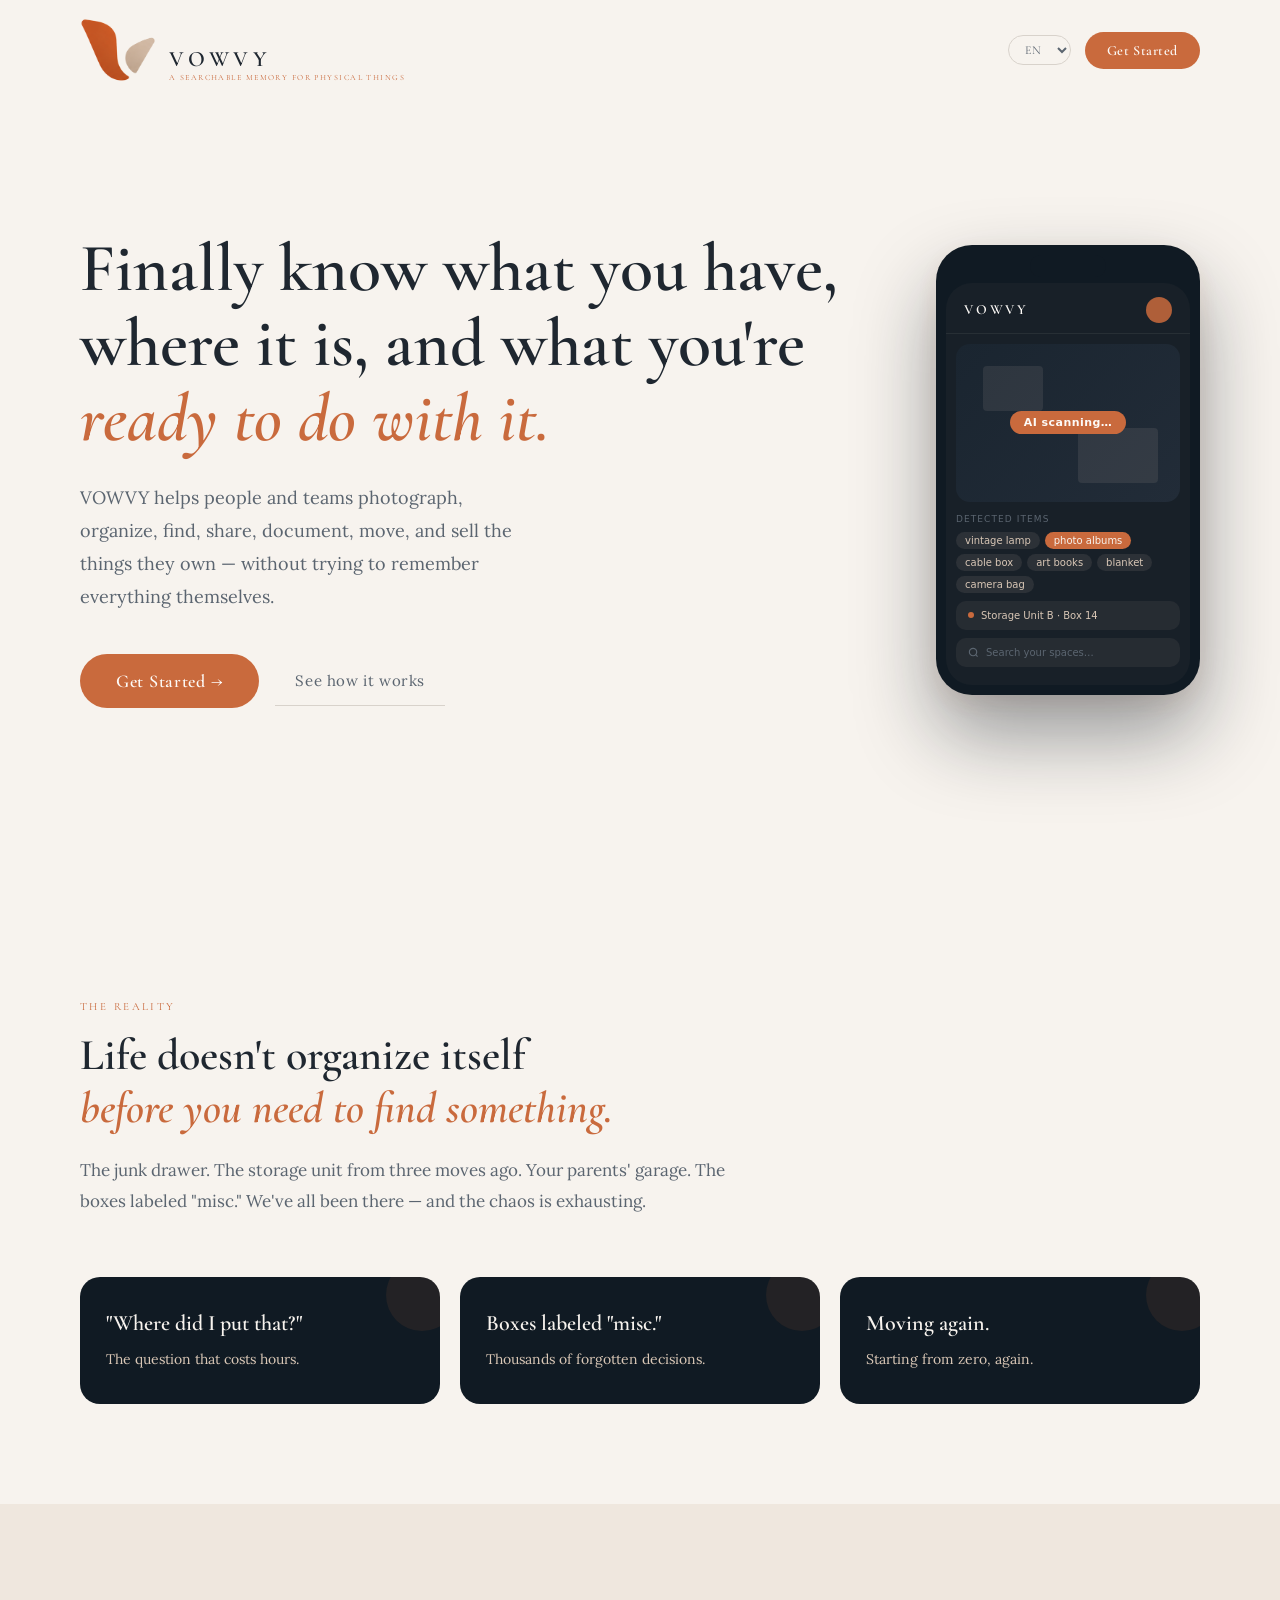
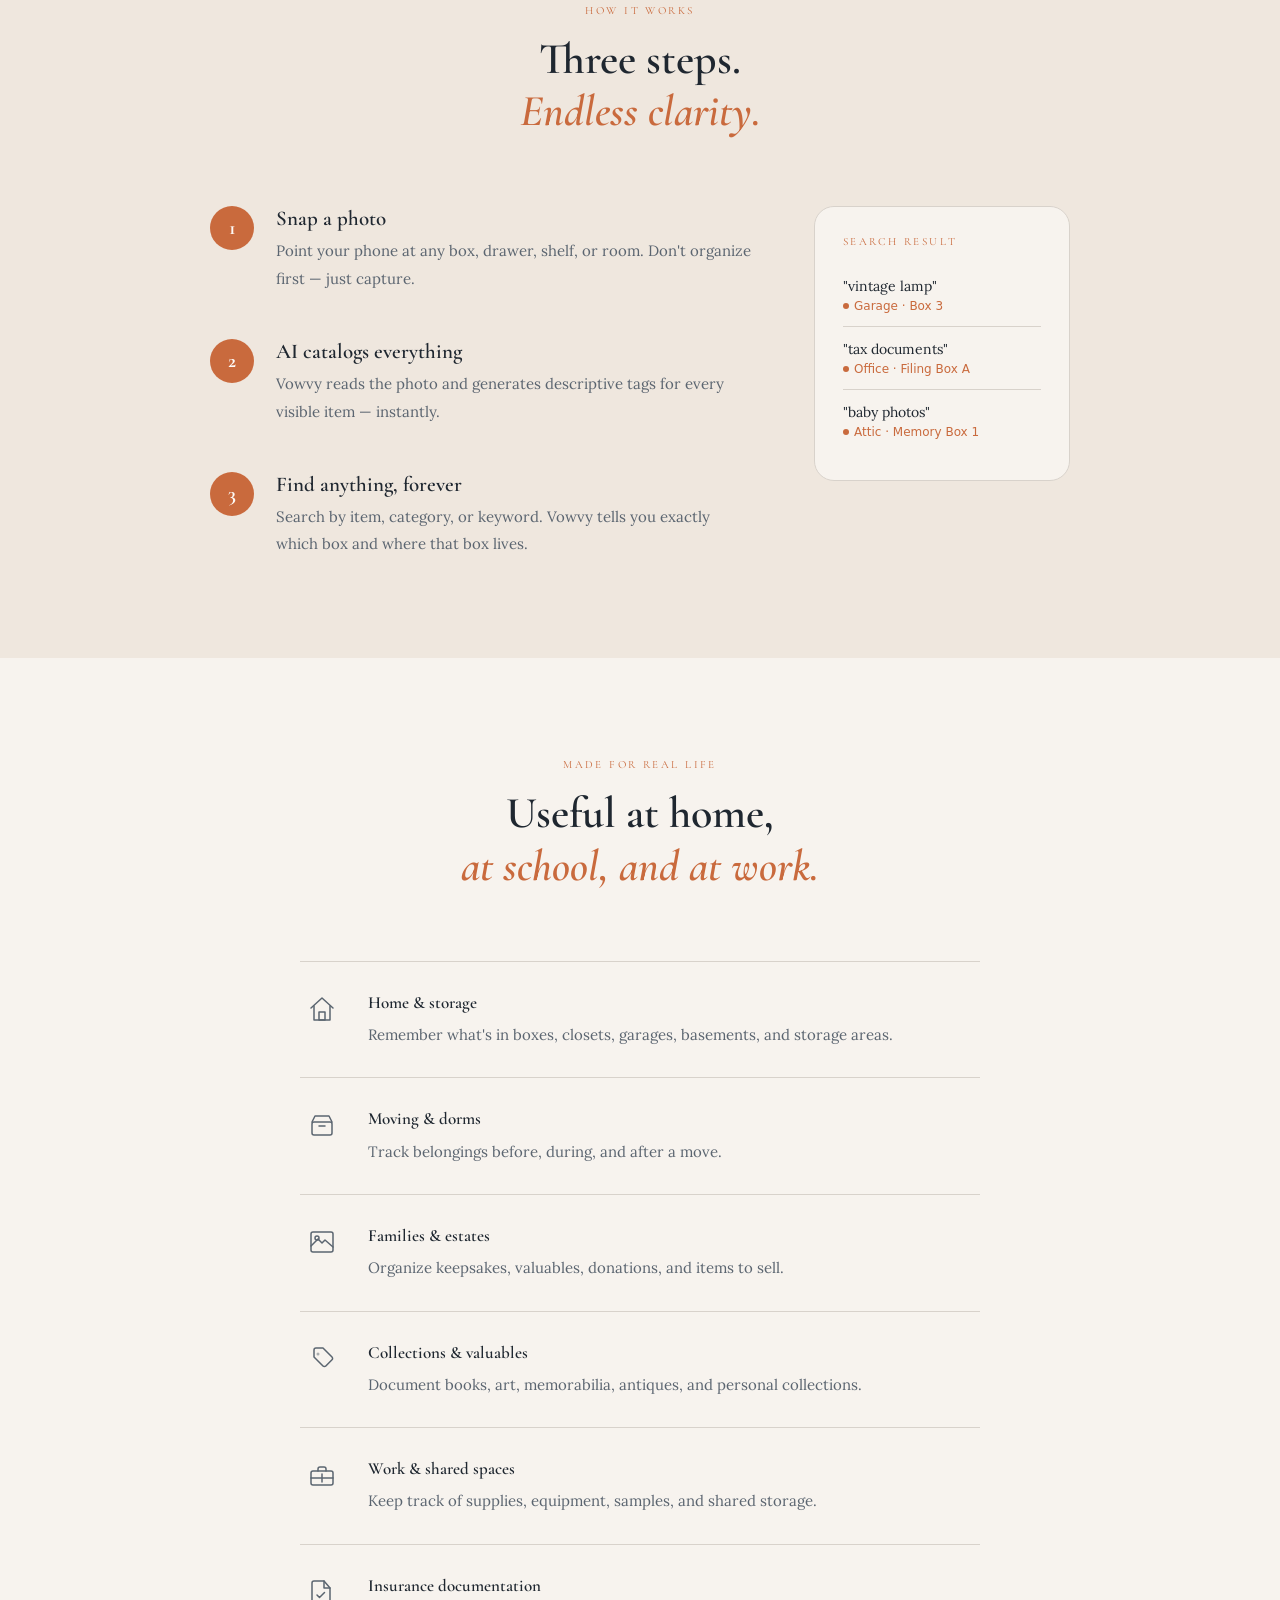
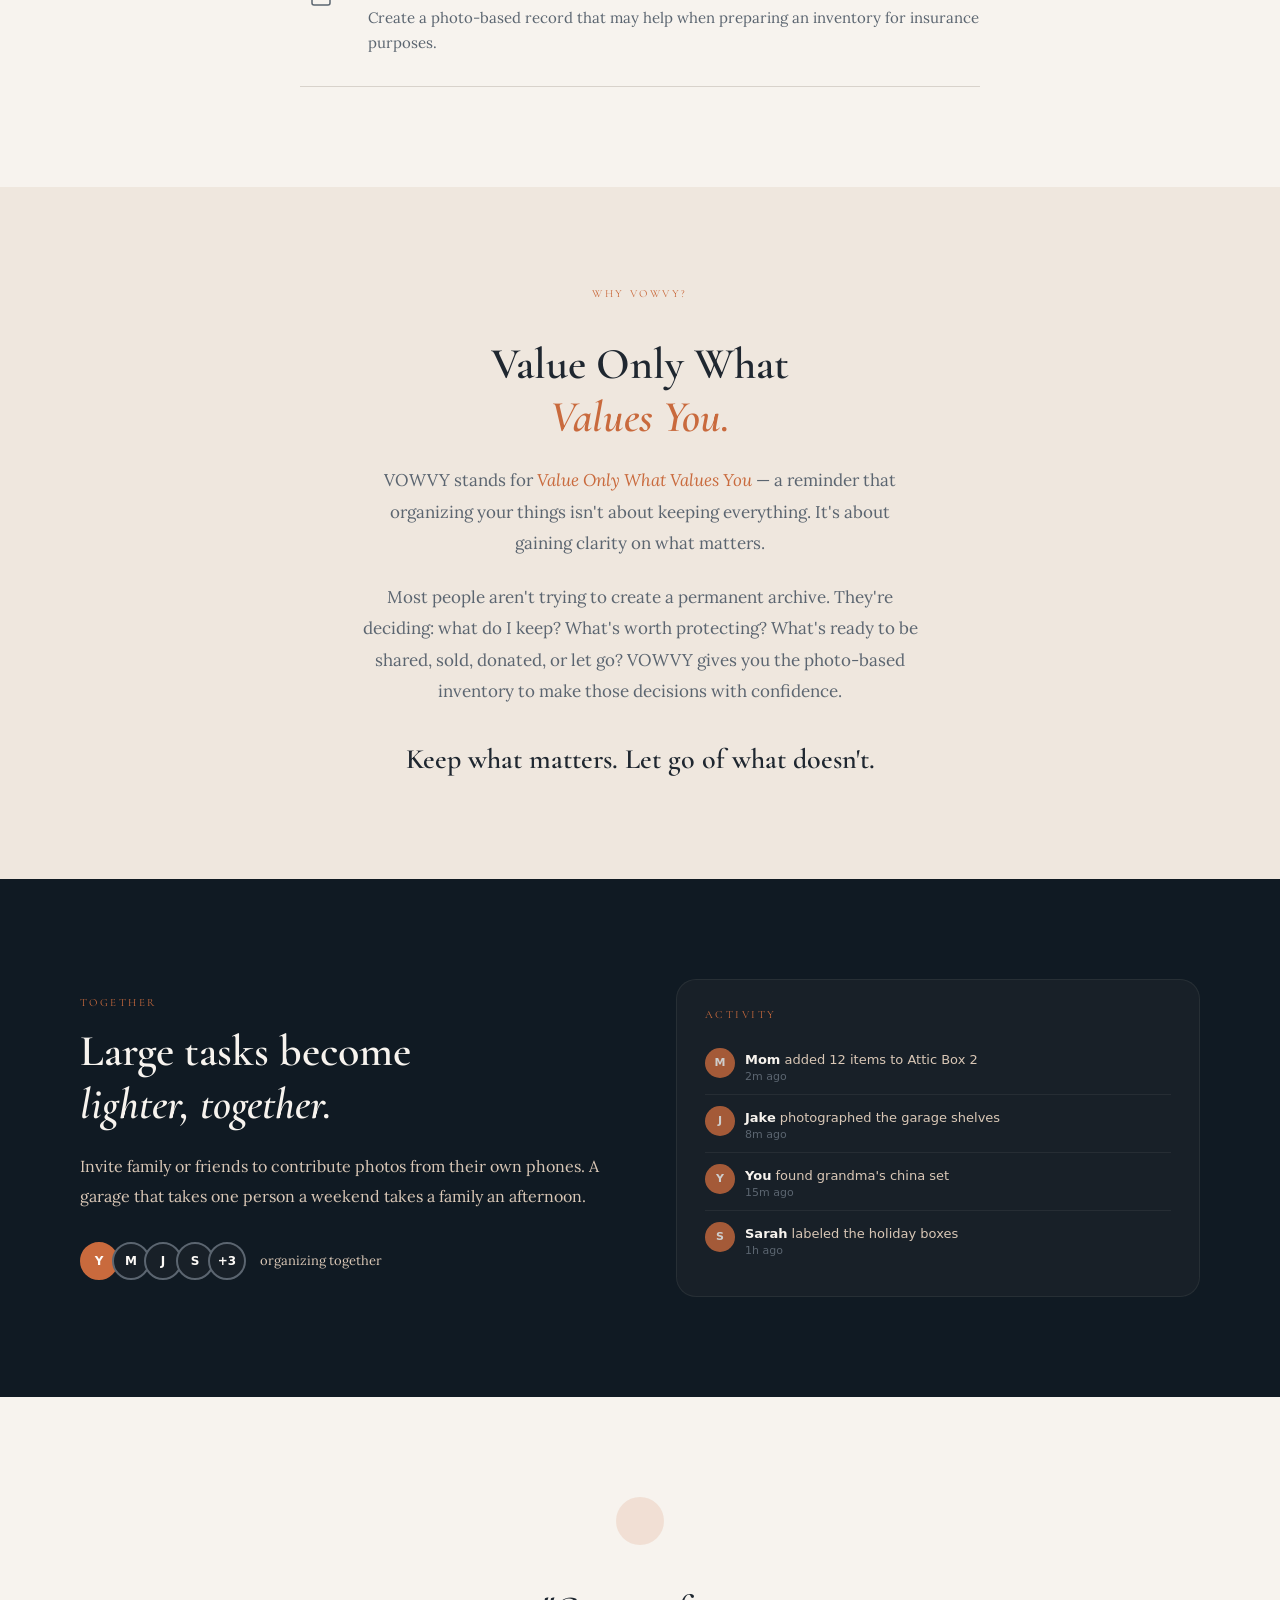
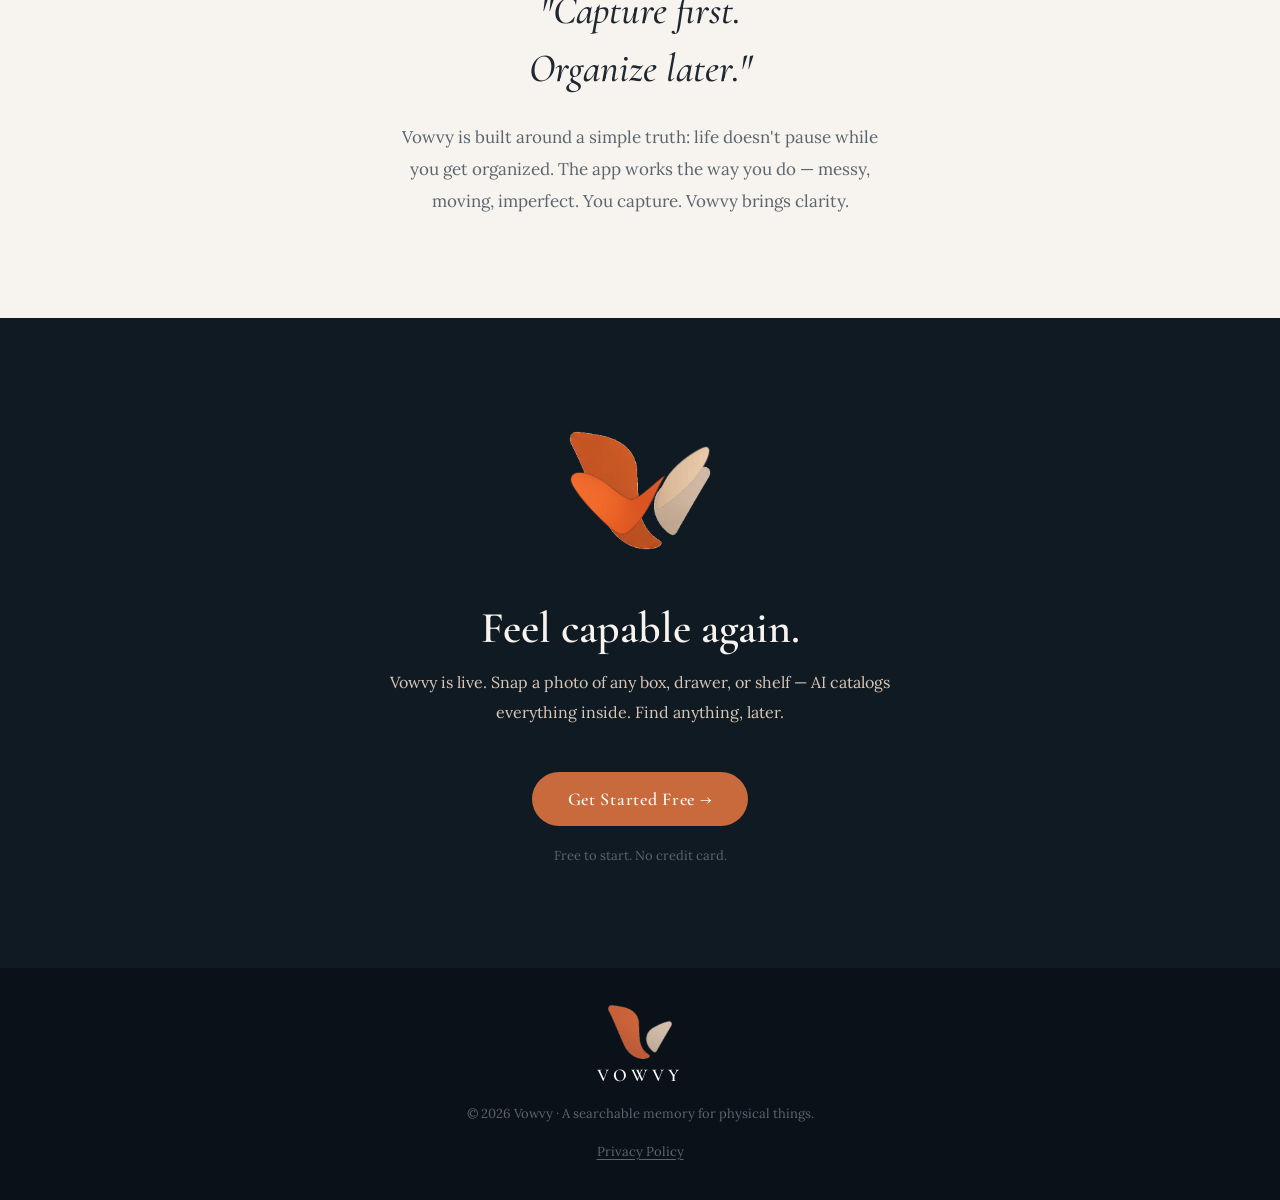
<file: index.html>
<!DOCTYPE html>
<html lang="en">
<head>
  <meta charset="UTF-8" />
  <meta name="viewport" content="width=device-width, initial-scale=1.0" />

  <!-- ================================================
       SITE IDENTITY — update these when domain is set
       ================================================ -->
  <title>Vowvy — A Searchable Memory for Physical Things</title>
  <meta name="description" content="VOWVY helps you photograph, organize, find, share, and document the things you own — at home, at school, or at work." />
  <link rel="canonical" href="https://www.vowvy.com/" />

  <!-- Open Graph -->
  <meta property="og:title" content="Vowvy — A Searchable Memory for Physical Things" />
  <meta property="og:description" content="Photograph the things you own. VOWVY remembers them. Find, share, document, move, or sell whenever you're ready." />
  <meta property="og:image" content="https://www.vowvy.com/assets/images/og-image.png" />
  <meta property="og:url" content="https://www.vowvy.com/" />
  <meta property="og:type" content="website" />

  <!-- Twitter Card -->
  <meta name="twitter:card" content="summary_large_image" />
  <meta name="twitter:title" content="Vowvy — A Searchable Memory for Physical Things" />
  <meta name="twitter:description" content="Photograph the things you own. VOWVY remembers them. Find, share, document, or sell whenever you're ready." />
  <meta name="twitter:image" content="https://www.vowvy.com/assets/images/og-image.png" />

  <link rel="icon" type="image/svg+xml" href="/logo-mark.svg" />

  <!-- Fonts -->
  <link rel="preconnect" href="https://fonts.googleapis.com" />
  <link rel="preconnect" href="https://fonts.gstatic.com" crossorigin />
  <link href="https://fonts.googleapis.com/css2?family=Cormorant+Garamond:ital,wght@0,400;0,500;0,600;0,700;1,400;1,500&family=Lora:ital,wght@0,400;0,500;1,400&display=swap" rel="stylesheet" />

  <link rel="stylesheet" href="css/style.css" />
</head>
<body>

  <!-- ===================== NAV ===================== -->
  <nav id="nav">
    <div class="nav-inner">
      <a href="/" class="nav-logo">
        <img src="assets/images/logo-mark-only.png" alt="Vowvy" class="logo-mark" />
        <div class="logo-text">
          <div class="logo-wordmark">VOWVY</div>
          <div class="logo-tagline" data-i18n="nav.tagline">A SEARCHABLE MEMORY FOR PHYSICAL THINGS</div>
        </div>
      </a>
      <div class="nav-right">
        <select id="langSelect" class="lang-select" aria-label="Language">
          <option value="en">EN</option>
          <option value="es">ES</option>
          <option value="pt">PT</option>
        </select>
        <a href="https://app.vowvy.com" class="btn btn-primary nav-cta" data-i18n="nav.cta">Get Started</a>
      </div>
    </div>
  </nav>

  <!-- ==================== HERO ==================== -->
  <section class="hero">
    <div class="hero-inner container">
      <div class="hero-text">
        <h1 class="hero-headline fade-up delay-1" data-i18n="hero.headline">
          Finally know what you have,<br />
          where it is, and what you're<br />
          <em>ready to do with it.</em>
        </h1>
        <p class="hero-sub fade-up delay-2" data-i18n="hero.sub">
          VOWVY helps people and teams photograph, organize, find, share, document,
          move, and sell the things they own — without trying to remember everything themselves.
        </p>
        <div class="hero-actions fade-up delay-3">
          <a href="https://app.vowvy.com" class="btn btn-primary btn-lg" data-i18n="hero.cta1">Get Started →</a>
          <a href="#how" class="btn btn-ghost" data-i18n="hero.cta2">See how it works</a>
        </div>
      </div>
      <div class="hero-visual fade-up delay-4" aria-hidden="true">
        <div class="phone-mockup">
          <div class="phone-notch"></div>
          <div class="phone-screen">
            <div class="phone-bar">
              <span class="phone-brand">VOWVY</span>
              <div class="phone-avatar"></div>
            </div>
            <div class="phone-photo">
              <div class="phone-scanning">AI scanning…</div>
            </div>
            <div class="phone-tags-section">
              <div class="phone-label">DETECTED ITEMS</div>
              <div class="phone-tags" id="phoneTags">
                <span class="tag active">vintage lamp</span>
                <span class="tag">photo albums</span>
                <span class="tag">cable box</span>
                <span class="tag">art books</span>
                <span class="tag">blanket</span>
                <span class="tag">camera bag</span>
              </div>
            </div>
            <div class="phone-location">
              <span class="dot"></span>
              Storage Unit B · Box 14
            </div>
            <div class="phone-search">
              <svg width="11" height="11" viewBox="0 0 24 24" fill="none" stroke="currentColor" stroke-width="2.5"><circle cx="11" cy="11" r="8"/><path d="m21 21-4.35-4.35"/></svg>
              Search your spaces…
            </div>
          </div>
        </div>
      </div>
    </div>
  </section>

  <!-- ================= THE PROBLEM ================ -->
  <section class="section" id="problem">
    <div class="container">
      <div class="section-intro reveal">
        <div class="eyebrow" data-i18n="problem.eyebrow">THE REALITY</div>
        <h2 data-i18n="problem.h2">Life doesn't organize itself<br /><em>before you need to find something.</em></h2>
        <p class="section-sub" data-i18n="problem.sub">
          The junk drawer. The storage unit from three moves ago. Your parents' garage.
          The boxes labeled "misc." We've all been there — and the chaos is exhausting.
        </p>
      </div>
      <div class="grid-3 problem-cards">
        <div class="dark-card reveal delay-1">
          <div class="card-glow"></div>
          <h3 data-i18n="problem.card1.h3">"Where did I put that?"</h3>
          <p data-i18n="problem.card1.p">The question that costs hours.</p>
        </div>
        <div class="dark-card reveal delay-2">
          <div class="card-glow"></div>
          <h3 data-i18n="problem.card2.h3">Boxes labeled "misc."</h3>
          <p data-i18n="problem.card2.p">Thousands of forgotten decisions.</p>
        </div>
        <div class="dark-card reveal delay-3">
          <div class="card-glow"></div>
          <h3 data-i18n="problem.card3.h3">Moving again.</h3>
          <p data-i18n="problem.card3.p">Starting from zero, again.</p>
        </div>
      </div>
    </div>
  </section>

  <!-- ================ HOW IT WORKS ================ -->
  <section class="section section-beige" id="how">
    <div class="container">
      <div class="section-header reveal">
        <div class="eyebrow" data-i18n="how.eyebrow">HOW IT WORKS</div>
        <h2 data-i18n="how.h2">Three steps.<br /><em>Endless clarity.</em></h2>
      </div>
      <div class="how-layout">
        <div class="steps">
          <div class="step reveal delay-1">
            <div class="step-num">1</div>
            <div class="step-body">
              <h3 data-i18n="how.step1.h3">Snap a photo</h3>
              <p data-i18n="how.step1.p">Point your phone at any box, drawer, shelf, or room. Don't organize first — just capture.</p>
            </div>
          </div>
          <div class="step reveal delay-2">
            <div class="step-num">2</div>
            <div class="step-body">
              <h3 data-i18n="how.step2.h3">AI catalogs everything</h3>
              <p data-i18n="how.step2.p">Vowvy reads the photo and generates descriptive tags for every visible item — instantly.</p>
            </div>
          </div>
          <div class="step reveal delay-3">
            <div class="step-num">3</div>
            <div class="step-body">
              <h3 data-i18n="how.step3.h3">Find anything, forever</h3>
              <p data-i18n="how.step3.p">Search by item, category, or keyword. Vowvy tells you exactly which box and where that box lives.</p>
            </div>
          </div>
        </div>
        <div class="search-preview reveal delay-2">
          <div class="eyebrow" data-i18n="how.search.eyebrow">SEARCH RESULT</div>
          <div class="search-result">
            <div class="result-query">"vintage lamp"</div>
            <div class="result-loc"><span class="dot"></span> Garage · Box 3</div>
          </div>
          <div class="search-result">
            <div class="result-query">"tax documents"</div>
            <div class="result-loc"><span class="dot"></span> Office · Filing Box A</div>
          </div>
          <div class="search-result last">
            <div class="result-query">"baby photos"</div>
            <div class="result-loc"><span class="dot"></span> Attic · Memory Box 1</div>
          </div>
        </div>
      </div>
    </div>
  </section>

  <!-- ================= USE CASES ================= -->
  <section class="section" id="uses">
    <div class="container">
      <div class="section-header reveal">
        <div class="eyebrow" data-i18n="uses.eyebrow">MADE FOR REAL LIFE</div>
        <h2 data-i18n="uses.h2">Useful at home,<br /><em>at school, and at work.</em></h2>
      </div>
      <ul class="use-rows">

        <li class="use-row reveal delay-1">
          <span class="use-row-icon" aria-hidden="true">
            <!-- house -->
            <svg width="28" height="28" viewBox="0 0 28 28" fill="none" stroke="currentColor" stroke-width="1.5" stroke-linecap="round" stroke-linejoin="round">
              <path d="M3 13L14 3l11 10"/>
              <path d="M6 11v14h16V11"/>
              <rect x="11" y="17" width="6" height="8"/>
            </svg>
          </span>
          <div class="use-row-text">
            <strong data-i18n="uses.row1.strong">Home &amp; storage</strong>
            <span data-i18n="uses.row1.span">Remember what's in boxes, closets, garages, basements, and storage areas.</span>
          </div>
        </li>

        <li class="use-row reveal delay-2">
          <span class="use-row-icon" aria-hidden="true">
            <!-- moving box -->
            <svg width="28" height="28" viewBox="0 0 28 28" fill="none" stroke="currentColor" stroke-width="1.5" stroke-linecap="round" stroke-linejoin="round">
              <rect x="4" y="11" width="20" height="13" rx="2"/>
              <path d="M4 11l3-6h14l3 6"/>
              <line x1="11" y1="15" x2="17" y2="15"/>
            </svg>
          </span>
          <div class="use-row-text">
            <strong data-i18n="uses.row2.strong">Moving &amp; dorms</strong>
            <span data-i18n="uses.row2.span">Track belongings before, during, and after a move.</span>
          </div>
        </li>

        <li class="use-row reveal delay-3">
          <span class="use-row-icon" aria-hidden="true">
            <!-- photo frame / keepsake -->
            <svg width="28" height="28" viewBox="0 0 28 28" fill="none" stroke="currentColor" stroke-width="1.5" stroke-linecap="round" stroke-linejoin="round">
              <rect x="3" y="4" width="22" height="20" rx="2"/>
              <path d="M3 18l7-7 4 4 3-3 8 7"/>
              <circle cx="9" cy="10" r="2"/>
            </svg>
          </span>
          <div class="use-row-text">
            <strong data-i18n="uses.row3.strong">Families &amp; estates</strong>
            <span data-i18n="uses.row3.span">Organize keepsakes, valuables, donations, and items to sell.</span>
          </div>
        </li>

        <li class="use-row reveal delay-1">
          <span class="use-row-icon" aria-hidden="true">
            <!-- label tag -->
            <svg width="28" height="28" viewBox="0 0 28 28" fill="none" stroke="currentColor" stroke-width="1.5" stroke-linecap="round" stroke-linejoin="round">
              <path d="M15 3H8a2 2 0 0 0-2 2v7l9 9a2 2 0 0 0 2.83 0l6.17-6.17a2 2 0 0 0 0-2.83L15 3Z"/>
              <circle cx="10" cy="9" r="1.5" fill="currentColor" stroke="none" opacity="0.5"/>
            </svg>
          </span>
          <div class="use-row-text">
            <strong data-i18n="uses.row4.strong">Collections &amp; valuables</strong>
            <span data-i18n="uses.row4.span">Document books, art, memorabilia, antiques, and personal collections.</span>
          </div>
        </li>

        <li class="use-row reveal delay-2">
          <span class="use-row-icon" aria-hidden="true">
            <!-- briefcase -->
            <svg width="28" height="28" viewBox="0 0 28 28" fill="none" stroke="currentColor" stroke-width="1.5" stroke-linecap="round" stroke-linejoin="round">
              <rect x="3" y="10" width="22" height="14" rx="2"/>
              <path d="M10 10V8a2 2 0 0 1 2-2h4a2 2 0 0 1 2 2v2"/>
              <line x1="3" y1="17" x2="25" y2="17"/>
              <line x1="14" y1="13" x2="14" y2="21"/>
            </svg>
          </span>
          <div class="use-row-text">
            <strong data-i18n="uses.row5.strong">Work &amp; shared spaces</strong>
            <span data-i18n="uses.row5.span">Keep track of supplies, equipment, samples, and shared storage.</span>
          </div>
        </li>

        <li class="use-row reveal delay-3">
          <span class="use-row-icon" aria-hidden="true">
            <!-- document with checkmark -->
            <svg width="28" height="28" viewBox="0 0 28 28" fill="none" stroke="currentColor" stroke-width="1.5" stroke-linecap="round" stroke-linejoin="round">
              <path d="M6 3h10l6 7v15a2 2 0 0 1-2 2H6a2 2 0 0 1-2-2V5a2 2 0 0 1 2-2Z"/>
              <polyline points="16 3 16 10 22 10"/>
              <path d="M9 17l2.5 2.5 5-5"/>
            </svg>
          </span>
          <div class="use-row-text">
            <strong data-i18n="uses.row6.strong">Insurance documentation</strong>
            <span data-i18n="uses.row6.span">Create a photo-based record that may help when preparing an inventory for insurance purposes.</span>
          </div>
        </li>

      </ul>
    </div>
  </section>

  <!-- ================ WHY VOWVY? ================ -->
  <section class="section section-beige" id="why">
    <div class="container">
      <div class="why-inner reveal">
        <div class="eyebrow" data-i18n="why.eyebrow">WHY VOWVY?</div>
        <h2 data-i18n="why.h2">Value Only What<br /><em>Values You.</em></h2>
        <p class="why-body" data-i18n="why.body1">
          VOWVY stands for <em>Value Only What Values You</em> — a reminder that organizing your things
          isn't about keeping everything. It's about gaining clarity on what matters.
        </p>
        <p class="why-body" data-i18n="why.body2">
          Most people aren't trying to create a permanent archive. They're deciding: what do I keep?
          What's worth protecting? What's ready to be shared, sold, donated, or let go?
          VOWVY gives you the photo-based inventory to make those decisions with confidence.
        </p>
        <p class="why-callout" data-i18n="why.callout">Keep what matters. Let go of what doesn't.</p>
      </div>
    </div>
  </section>

  <!-- ================ COLLABORATION ============== -->
  <section class="section section-dark" id="together">
    <div class="container">
      <div class="collab-layout grid-2">
        <div class="collab-text reveal">
          <div class="eyebrow eyebrow-light" data-i18n="together.eyebrow">TOGETHER</div>
          <h2 class="light" data-i18n="together.h2">Large tasks become<br /><em class="terra">lighter, together.</em></h2>
          <p class="light-muted" data-i18n="together.p">
            Invite family or friends to contribute photos from their own phones.
            A garage that takes one person a weekend takes a family an afternoon.
          </p>
          <div class="avatars">
            <div class="avatar active">Y</div>
            <div class="avatar">M</div>
            <div class="avatar">J</div>
            <div class="avatar">S</div>
            <div class="avatar">+3</div>
            <span class="avatar-label" data-i18n="together.avatarLabel">organizing together</span>
          </div>
        </div>
        <div class="activity-feed reveal delay-2">
          <div class="eyebrow" data-i18n="together.activity.eyebrow">ACTIVITY</div>
          <div class="activity-item">
            <div class="activity-avatar">M</div>
            <div class="activity-body">
              <span class="activity-name">Mom</span>
              <span class="activity-action"> added 12 items to Attic Box 2</span>
              <div class="activity-time">2m ago</div>
            </div>
          </div>
          <div class="activity-item">
            <div class="activity-avatar">J</div>
            <div class="activity-body">
              <span class="activity-name">Jake</span>
              <span class="activity-action"> photographed the garage shelves</span>
              <div class="activity-time">8m ago</div>
            </div>
          </div>
          <div class="activity-item">
            <div class="activity-avatar">Y</div>
            <div class="activity-body">
              <span class="activity-name">You</span>
              <span class="activity-action"> found grandma's china set</span>
              <div class="activity-time">15m ago</div>
            </div>
          </div>
          <div class="activity-item last">
            <div class="activity-avatar">S</div>
            <div class="activity-body">
              <span class="activity-name">Sarah</span>
              <span class="activity-action"> labeled the holiday boxes</span>
              <div class="activity-time">1h ago</div>
            </div>
          </div>
        </div>
      </div>
    </div>
  </section>

  <!-- ================ PHILOSOPHY ================ -->
  <section class="section philosophy">
    <div class="container">
      <div class="philosophy-inner reveal">
        <div class="philosophy-mark" aria-hidden="true"></div>
        <blockquote data-i18n="philosophy.quote">"Capture first.<br />Organize later."</blockquote>
        <p data-i18n="philosophy.p">
          Vowvy is built around a simple truth: life doesn't pause while you get organized.
          The app works the way you do — messy, moving, imperfect.
          You capture. Vowvy brings clarity.
        </p>
      </div>
    </div>
  </section>

  <!-- ================ GET STARTED ================ -->
  <section class="section section-dark" id="waitlist">
    <div class="container">
      <div class="waitlist-inner reveal">
        <div class="logo-morph-wrap">
          <img src="assets/images/logo-mark-only.png" alt="Vowvy" class="logo-morph-v" />
          <img src="assets/images/logo-check.png" alt="Vowvy complete" class="logo-morph-check" />
        </div>
        <h2 class="light" data-i18n="cta.h2">Feel capable again.</h2>
        <p class="waitlist-sub" data-i18n="cta.sub">
          Vowvy is live. Snap a photo of any box, drawer, or shelf —
          AI catalogs everything inside. Find anything, later.
        </p>
        <a href="https://app.vowvy.com" class="btn btn-primary btn-lg" data-i18n="cta.btn">Get Started Free →</a>
        <p class="waitlist-note" data-i18n="cta.note">Free to start. No credit card.</p>
      </div>
    </div>
  </section>

  <!-- =================== FOOTER ================= -->
  <footer>
    <div class="footer-inner container">
      <div class="footer-logo-wrap">
        <img src="assets/images/logo-mark-only.png" alt="Vowvy" class="footer-mark" />
        <div class="footer-wordmark">VOWVY</div>
      </div>
      <p data-i18n="footer.copy">© 2026 Vowvy · A searchable memory for physical things.</p>
      <p><a href="/privacy.html" style="color: var(--muted); text-decoration: underline; text-underline-offset: 3px;" data-i18n="footer.privacy">Privacy Policy</a></p>
    </div>
  </footer>

  <script src="js/main.js"></script>
</body>
</html>
</file>
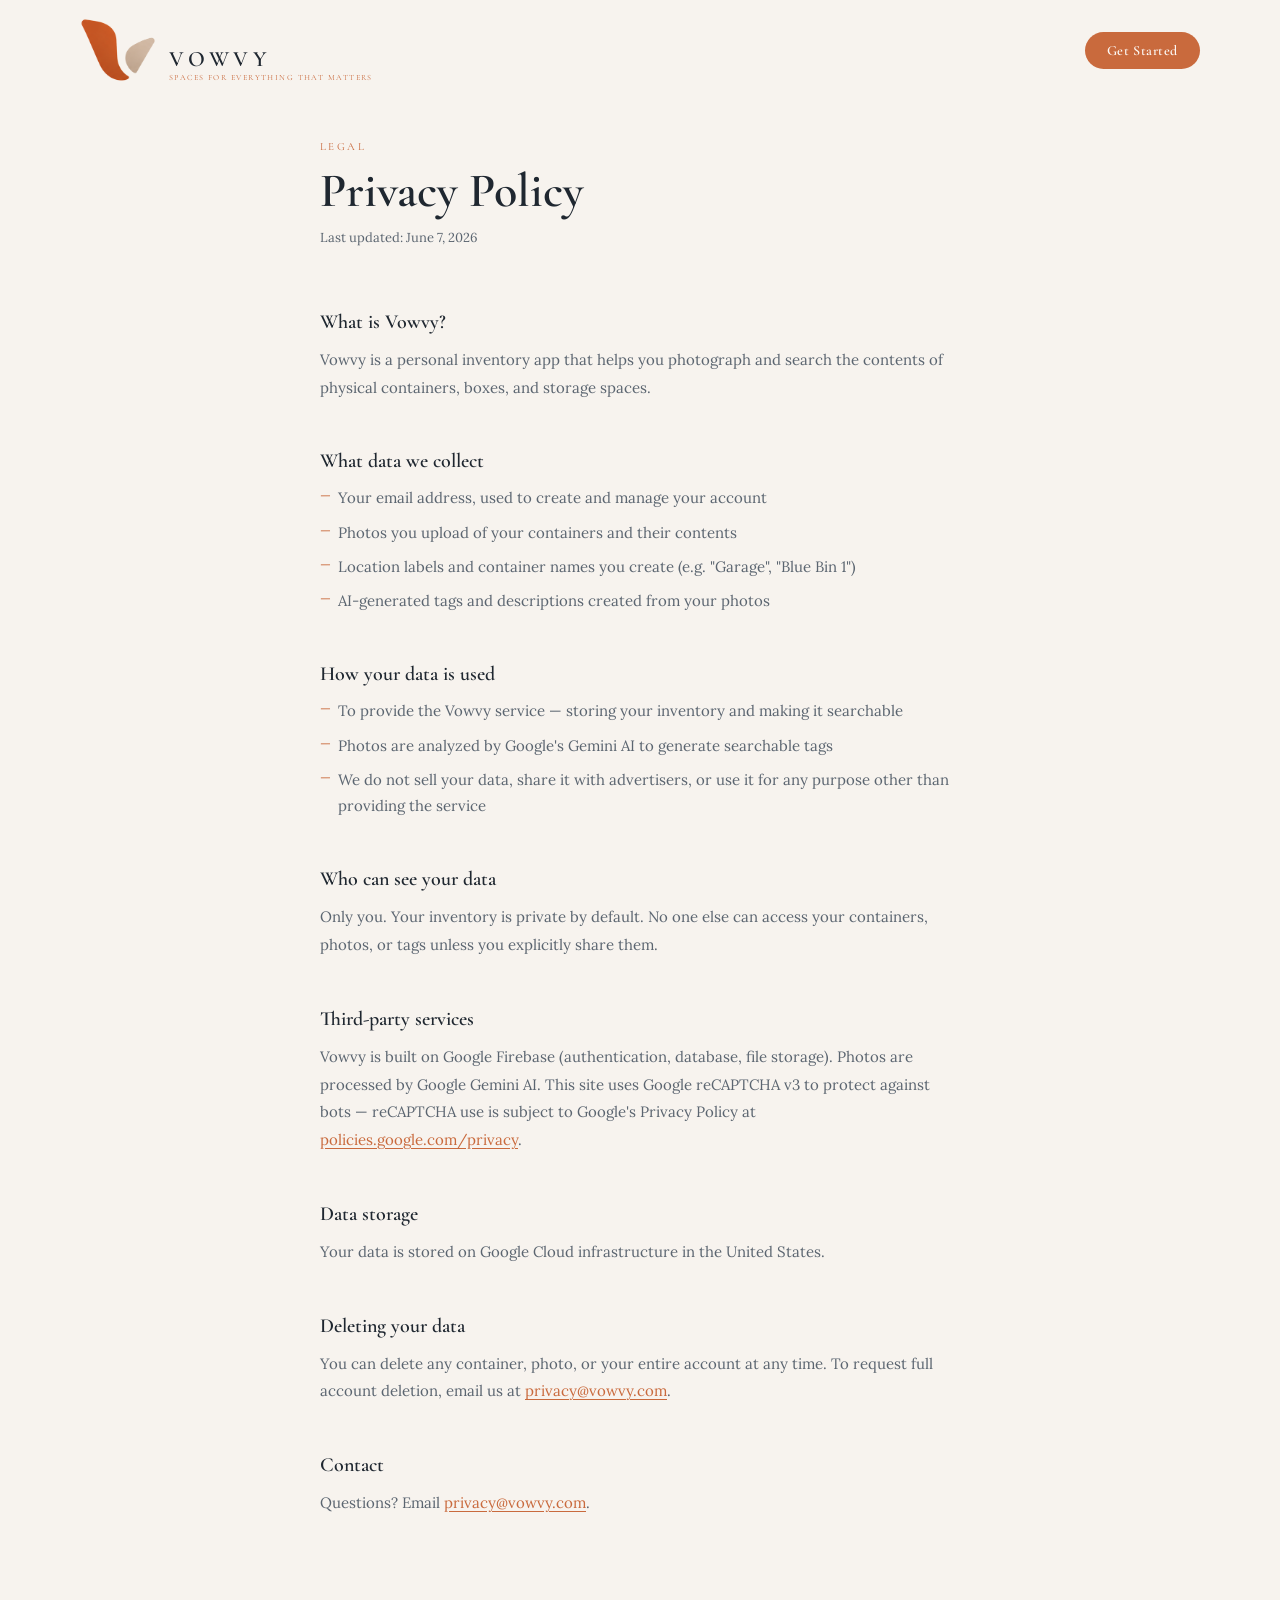
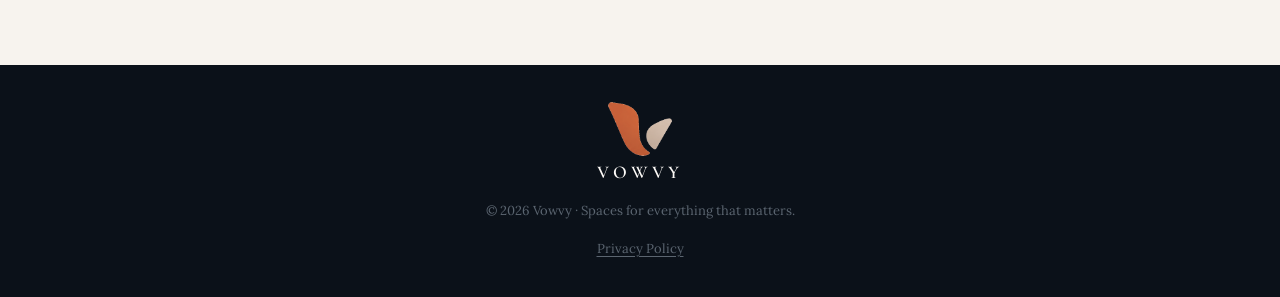
<file: privacy.html>
<!DOCTYPE html>
<html lang="en">
<head>
  <meta charset="UTF-8" />
  <meta name="viewport" content="width=device-width, initial-scale=1.0" />
  <title>Privacy Policy — Vowvy</title>
  <meta name="description" content="Vowvy privacy policy — how your data is collected, used, and protected." />
  <link rel="canonical" href="https://www.vowvy.com/privacy.html" />
  <link rel="icon" type="image/svg+xml" href="/logo-mark.svg" />
  <link rel="preconnect" href="https://fonts.googleapis.com" />
  <link rel="preconnect" href="https://fonts.gstatic.com" crossorigin />
  <link href="https://fonts.googleapis.com/css2?family=Cormorant+Garamond:ital,wght@0,400;0,500;0,600;0,700;1,400;1,500&family=Lora:ital,wght@0,400;0,500;1,400&display=swap" rel="stylesheet" />
  <link rel="stylesheet" href="css/style.css" />
  <style>
    .privacy-page {
      padding: 140px 0 100px;
    }
    .privacy-inner {
      max-width: 720px;
      margin: 0 auto;
      padding: 0 40px;
    }
    .privacy-inner .eyebrow {
      margin-bottom: 12px;
    }
    .privacy-inner h1 {
      font-size: clamp(32px, 4vw, 48px);
      margin-bottom: 8px;
    }
    .privacy-date {
      font-family: var(--font-body);
      font-size: 13px;
      color: var(--muted);
      margin-bottom: 60px;
    }
    .privacy-section {
      margin-bottom: 48px;
    }
    .privacy-section h2 {
      font-size: 20px;
      margin-bottom: 12px;
    }
    .privacy-section p {
      font-size: 15px;
      line-height: 1.85;
      color: var(--muted);
      margin-bottom: 10px;
    }
    .privacy-section p:last-child {
      margin-bottom: 0;
    }
    .privacy-section ul {
      list-style: none;
      padding: 0;
      margin: 0;
      display: flex;
      flex-direction: column;
      gap: 8px;
    }
    .privacy-section ul li {
      font-family: var(--font-body);
      font-size: 15px;
      line-height: 1.75;
      color: var(--muted);
      padding-left: 18px;
      position: relative;
    }
    .privacy-section ul li::before {
      content: '—';
      position: absolute;
      left: 0;
      color: var(--terra);
      font-size: 13px;
    }
    .privacy-section a {
      color: var(--terra);
      text-decoration: underline;
      text-underline-offset: 3px;
    }
    .privacy-section a:hover {
      color: var(--terra-dark);
    }
    @media (max-width: 768px) {
      .privacy-page { padding: 110px 0 64px; }
      .privacy-inner { padding: 0 20px; }
    }
  </style>
</head>
<body>

  <!-- ===================== NAV ===================== -->
  <nav id="nav">
    <div class="nav-inner">
      <a href="/" class="nav-logo">
        <img src="assets/images/logo-mark-only.png" alt="Vowvy" class="logo-mark" />
        <div class="logo-text">
          <div class="logo-wordmark">VOWVY</div>
          <div class="logo-tagline">SPACES FOR EVERYTHING THAT MATTERS</div>
        </div>
      </a>
      <a href="https://app.vowvy.com" class="btn btn-primary nav-cta">Get Started</a>
    </div>
  </nav>

  <!-- ================ PRIVACY POLICY ================ -->
  <main class="privacy-page">
    <div class="privacy-inner">
      <div class="eyebrow">Legal</div>
      <h1>Privacy Policy</h1>
      <p class="privacy-date">Last updated: June 7, 2026</p>

      <div class="privacy-section">
        <h2>What is Vowvy?</h2>
        <p>Vowvy is a personal inventory app that helps you photograph and search the contents of physical containers, boxes, and storage spaces.</p>
      </div>

      <div class="privacy-section">
        <h2>What data we collect</h2>
        <ul>
          <li>Your email address, used to create and manage your account</li>
          <li>Photos you upload of your containers and their contents</li>
          <li>Location labels and container names you create (e.g. "Garage", "Blue Bin 1")</li>
          <li>AI-generated tags and descriptions created from your photos</li>
        </ul>
      </div>

      <div class="privacy-section">
        <h2>How your data is used</h2>
        <ul>
          <li>To provide the Vowvy service — storing your inventory and making it searchable</li>
          <li>Photos are analyzed by Google's Gemini AI to generate searchable tags</li>
          <li>We do not sell your data, share it with advertisers, or use it for any purpose other than providing the service</li>
        </ul>
      </div>

      <div class="privacy-section">
        <h2>Who can see your data</h2>
        <p>Only you. Your inventory is private by default. No one else can access your containers, photos, or tags unless you explicitly share them.</p>
      </div>

      <div class="privacy-section">
        <h2>Third-party services</h2>
        <p>Vowvy is built on Google Firebase (authentication, database, file storage). Photos are processed by Google Gemini AI. This site uses Google reCAPTCHA v3 to protect against bots — reCAPTCHA use is subject to Google's Privacy Policy at <a href="https://policies.google.com/privacy" target="_blank" rel="noopener">policies.google.com/privacy</a>.</p>
      </div>

      <div class="privacy-section">
        <h2>Data storage</h2>
        <p>Your data is stored on Google Cloud infrastructure in the United States.</p>
      </div>

      <div class="privacy-section">
        <h2>Deleting your data</h2>
        <p>You can delete any container, photo, or your entire account at any time. To request full account deletion, email us at <a href="mailto:privacy@vowvy.com">privacy@vowvy.com</a>.</p>
      </div>

      <div class="privacy-section">
        <h2>Contact</h2>
        <p>Questions? Email <a href="mailto:privacy@vowvy.com">privacy@vowvy.com</a>.</p>
      </div>
    </div>
  </main>

  <!-- =================== FOOTER ================= -->
  <footer>
    <div class="footer-inner container">
      <div class="footer-logo-wrap">
        <img src="assets/images/logo-mark-only.png" alt="Vowvy" class="footer-mark" />
        <div class="footer-wordmark">VOWVY</div>
      </div>
      <p>© 2026 Vowvy · Spaces for everything that matters.</p>
      <p><a href="/privacy.html" style="color: var(--muted); text-decoration: underline; text-underline-offset: 3px;">Privacy Policy</a></p>
    </div>
  </footer>

  <script src="js/main.js"></script>
</body>
</html>
</file>
<file: css/style.css>
/* ============================================
   VOWVY — BRAND STYLESHEET
   vowvy.com
   ============================================ */

/* ---- BRAND TOKENS ---- */
:root {
  --terra:        #C96A3D;
  --terra-dark:   #A8542E;
  --terra-light:  #D97B4F;
  --sand:         #D9C7B6;
  --ivory:        #F7F3EE;
  --beige:        #EFE7DE;
  --charcoal:     #1F2730;
  --muted:        #5B6570;
  --dark-bg:      #101A23;
  --dark-surface: #182028;
  --success:      #D06F3E;
  --border:       #D8D2CB;
  --white:        #F7F3EE;

  --font-serif:   'Cormorant Garamond', Georgia, serif;
  --font-body:    'Lora', Georgia, serif;
  --font-ui:      system-ui, -apple-system, sans-serif;

  --max-width:    1200px;
  --radius-sm:    12px;
  --radius-md:    20px;
  --radius-lg:    28px;
  --radius-pill:  100px;
}

/* ---- RESET ---- */
*, *::before, *::after { box-sizing: border-box; margin: 0; padding: 0; }
html { scroll-behavior: smooth; font-size: 16px; }
body { background: var(--ivory); color: var(--charcoal); font-family: var(--font-body); -webkit-font-smoothing: antialiased; }
img { max-width: 100%; display: block; }
a { color: inherit; text-decoration: none; }
::selection { background: rgba(201,106,61,0.18); }

/* ---- LAYOUT ---- */
.container {
  max-width: var(--max-width);
  margin: 0 auto;
  padding: 0 40px;
}
.section { padding: 100px 0; }
.section-beige { background: var(--beige); }
.section-dark  { background: var(--dark-bg); }

.grid-2 { display: grid; grid-template-columns: 1fr 1fr; gap: 72px; align-items: center; }
.grid-3 { display: grid; grid-template-columns: repeat(3, 1fr); gap: 20px; }

/* ---- TYPOGRAPHY ---- */
h1, h2, h3 { font-family: var(--font-serif); font-weight: 600; line-height: 1.2; }
h1 { font-size: clamp(40px, 6vw, 68px); color: var(--charcoal); line-height: 1.1; }
h2 { font-size: clamp(26px, 4vw, 44px); color: var(--charcoal); }
h3 { font-size: 20px; color: var(--charcoal); margin-bottom: 8px; }
p  { font-family: var(--font-body); font-size: 16px; line-height: 1.85; color: var(--muted); }

em { font-style: italic; color: var(--terra); }
h2.light, h2.light em { color: var(--ivory); }
em.terra { color: var(--terra); font-style: italic; }
p.light-muted { color: var(--sand); }

.eyebrow {
  font-family: var(--font-serif);
  font-size: 11px;
  letter-spacing: 0.22em;
  color: var(--terra);
  text-transform: uppercase;
  margin-bottom: 16px;
}
.eyebrow-light { color: var(--terra); }

/* ---- BUTTONS ---- */
.btn {
  display: inline-flex;
  align-items: center;
  justify-content: center;
  font-family: var(--font-serif);
  font-weight: 600;
  font-size: 16px;
  letter-spacing: 0.04em;
  border-radius: var(--radius-pill);
  cursor: pointer;
  border: none;
  transition: background 0.2s ease, box-shadow 0.2s ease, transform 0.15s ease;
  text-decoration: none;
  white-space: nowrap;
}
.btn:active { transform: scale(0.98); }

.btn-primary {
  background: var(--terra);
  color: #FDFAF7;
  padding: 12px 28px;
}
.btn-primary:hover {
  background: var(--terra-dark);
  box-shadow: 0 8px 24px rgba(201,106,61,0.3);
}

.btn-lg { padding: 16px 36px; font-size: 18px; }

.btn-ghost {
  color: var(--muted);
  padding: 15px 20px;
  border-bottom: 1px solid var(--border);
  border-radius: 0;
  background: transparent;
  font-family: var(--font-body);
  font-size: 15px;
  font-weight: 400;
}
.btn-ghost:hover { color: var(--charcoal); }

/* ---- ANIMATIONS ---- */
@keyframes fadeUp {
  from { opacity: 0; transform: translateY(28px); }
  to   { opacity: 1; transform: translateY(0); }
}

/* Logo morph: V → checkmark */
@keyframes logoV {
  0%, 40%   { opacity: 1; transform: scale(1); }
  50%, 90%  { opacity: 0; transform: scale(0.88) rotate(-6deg); }
  100%      { opacity: 1; transform: scale(1); }
}
@keyframes logoCheck {
  0%, 40%   { opacity: 0; transform: scale(0.88) rotate(6deg); }
  50%, 90%  { opacity: 1; transform: scale(1); }
  100%      { opacity: 0; transform: scale(0.88) rotate(6deg); }
}
.logo-morph-wrap {
  position: relative;
  display: inline-block;
  width: 146px;
  height: 146px;
  margin: 0 auto 34px; /* 56 / φ ≈ 34px */
}
.logo-morph-wrap img {
  position: absolute;
  top: 0; left: 0;
  width: 100%; height: 100%;
  object-fit: contain;
}
.logo-morph-v     { animation: logoV     5s ease-in-out infinite; }
.logo-morph-check { animation: logoCheck 5s ease-in-out infinite; }

.fade-up { opacity: 0; }
.fade-up.delay-1 { animation: fadeUp 0.9s ease 0.2s forwards; }
.fade-up.delay-2 { animation: fadeUp 0.9s ease 0.42s forwards; }
.fade-up.delay-3 { animation: fadeUp 0.9s ease 0.62s forwards; }
.fade-up.delay-4 { animation: fadeUp 0.9s ease 0.82s forwards; }

.reveal {
  opacity: 0;
  transform: translateY(24px);
  transition: opacity 0.75s ease, transform 0.75s ease;
}
.reveal.visible { opacity: 1; transform: translateY(0); }
.reveal.delay-1 { transition-delay: 0.1s; }
.reveal.delay-2 { transition-delay: 0.2s; }
.reveal.delay-3 { transition-delay: 0.32s; }

/* ---- NAV ---- */
#nav {
  position: fixed;
  top: 0; left: 0; right: 0;
  z-index: 100;
  transition: background 0.4s ease, border-color 0.4s ease, backdrop-filter 0.4s ease;
  border-bottom: 1px solid transparent;
}
#nav.scrolled {
  background: rgba(247,243,238,0.94);
  backdrop-filter: blur(14px);
  -webkit-backdrop-filter: blur(14px);
  border-color: var(--border);
}
.nav-inner {
  max-width: var(--max-width);
  margin: 0 auto;
  padding: 18px 40px;
  display: flex;
  align-items: center;
  justify-content: space-between;
}
.nav-logo {
  display: flex;
  flex-direction: row;
  align-items: flex-end;
  gap: 13px;
  text-decoration: none;
}
.logo-mark { height: 64px; width: auto; display: block; }
.logo-text { display: flex; flex-direction: column; gap: 4px; }
.logo-wordmark {
  font-family: var(--font-serif);
  font-size: 22px;
  font-weight: 600;
  letter-spacing: 0.22em;
  color: var(--charcoal);
  line-height: 1;
}
.logo-tagline {
  font-family: var(--font-serif);
  font-size: 8px;
  letter-spacing: 0.18em;
  color: var(--terra);
  line-height: 1;
}
.nav-cta { padding: 10px 22px; font-size: 14px; }
.nav-right { display: flex; align-items: center; gap: 14px; }
.lang-select {
  font-family: var(--font-serif);
  font-size: 12px;
  letter-spacing: 0.06em;
  color: var(--muted);
  background: var(--ivory);
  border: 1px solid var(--border);
  border-radius: var(--radius-pill);
  padding: 6px 12px;
  min-width: 52px;
  cursor: pointer;
  outline: none;
}
.lang-select:hover,
.lang-select:focus { color: var(--charcoal); border-color: var(--terra); }

@media (max-width: 480px) {
  .nav-right { gap: 8px; }
  .lang-select { padding: 5px 8px; font-size: 11px; }
}

/* ---- HERO ---- */
.hero {
  min-height: 100vh;
  display: flex;
  align-items: center;
  padding: 120px 0 80px;
}
.hero-inner {
  display: flex;
  align-items: center;
  gap: 80px;
  width: 100%;
}
.hero-text { flex: 1; }
.hero-headline { margin-bottom: 24px; }
.hero-sub { font-size: clamp(15px, 1.8vw, 18px); max-width: 450px; margin-bottom: 40px; }
.hero-actions { display: flex; gap: 16px; flex-wrap: wrap; align-items: center; }

/* ---- PHONE MOCKUP ---- */
.hero-visual { flex-shrink: 0; }
.phone-mockup {
  width: 264px;
  background: var(--dark-bg);
  border-radius: 36px;
  padding: 10px;
  box-shadow: 0 40px 80px rgba(16,26,35,0.42), 0 8px 24px rgba(201,106,61,0.1);
}
.phone-notch {
  width: 76px; height: 22px;
  background: var(--dark-bg);
  border-radius: 20px;
  margin: 0 auto 6px;
}
.phone-screen {
  background: var(--dark-surface);
  border-radius: 26px;
  overflow: hidden;
}
.phone-bar {
  padding: 14px 18px 10px;
  display: flex;
  justify-content: space-between;
  align-items: center;
  border-bottom: 1px solid rgba(216,210,203,0.08);
}
.phone-brand {
  font-family: var(--font-serif);
  font-size: 14px;
  font-weight: 600;
  letter-spacing: 0.2em;
  color: #FDFAF7;
}
.phone-avatar {
  width: 26px; height: 26px;
  border-radius: 50%;
  background: var(--terra);
  opacity: 0.85;
}
.phone-photo {
  margin: 10px 10px 0;
  height: 158px;
  border-radius: 14px;
  background: linear-gradient(135deg, #1A2530, #222C38);
  display: flex;
  align-items: center;
  justify-content: center;
  position: relative;
  overflow: hidden;
}
.phone-photo::before,
.phone-photo::after {
  content: '';
  position: absolute;
  background: var(--sand);
  border-radius: 4px;
  opacity: 0.1;
}
.phone-photo::before { width: 60px; height: 45px; left: 12%; top: 14%; }
.phone-photo::after  { width: 80px; height: 55px; right: 10%; bottom: 12%; }
.phone-scanning {
  background: var(--terra);
  border-radius: 20px;
  padding: 5px 14px;
  font-family: var(--font-ui);
  font-size: 11px;
  font-weight: 600;
  letter-spacing: 0.04em;
  color: #FDFAF7;
  position: relative;
  z-index: 1;
}
.phone-tags-section { padding: 12px 10px 8px; }
.phone-label {
  font-family: var(--font-ui);
  font-size: 9px;
  letter-spacing: 0.12em;
  color: var(--muted);
  margin-bottom: 8px;
}
.phone-tags { display: flex; flex-wrap: wrap; gap: 5px; }
.tag {
  background: rgba(217,199,182,0.1);
  color: var(--sand);
  border-radius: 20px;
  padding: 3px 9px;
  font-family: var(--font-ui);
  font-size: 10px;
  transition: background 0.4s ease, color 0.4s ease;
}
.tag.active { background: var(--terra); color: var(--ivory); }
.phone-location {
  margin: 0 10px 8px;
  background: rgba(217,199,182,0.07);
  border-radius: 10px;
  padding: 9px 12px;
  display: flex;
  align-items: center;
  gap: 7px;
  font-family: var(--font-ui);
  font-size: 10px;
  color: var(--sand);
}
.phone-search {
  margin: 0 10px 18px;
  background: rgba(217,199,182,0.07);
  border-radius: 10px;
  padding: 9px 12px;
  display: flex;
  align-items: center;
  gap: 7px;
  font-family: var(--font-ui);
  font-size: 10px;
  color: var(--muted);
}
.dot {
  display: inline-block;
  width: 6px; height: 6px;
  border-radius: 50%;
  background: var(--terra);
  flex-shrink: 0;
}

/* ---- SECTION HEADERS ---- */
.section-intro { max-width: 660px; margin-bottom: 60px; }
.section-intro h2 { margin-bottom: 20px; }
.section-sub { font-size: 17px; }
.section-header { text-align: center; margin-bottom: 68px; }
.section-header h2 { margin-top: 0; }

/* ---- PROBLEM CARDS ---- */
.dark-card {
  background: var(--dark-bg);
  border-radius: var(--radius-md);
  padding: 32px 26px;
  position: relative;
  overflow: hidden;
}
.dark-card .card-glow {
  position: absolute;
  top: -18px; right: -18px;
  width: 72px; height: 72px;
  border-radius: 50%;
  background: var(--terra);
  opacity: 0.1;
}
.dark-card h3 { font-size: 22px; color: var(--ivory); line-height: 1.3; margin-bottom: 10px; }
.dark-card p  { font-size: 14px; color: var(--sand); line-height: 1.68; }

/* ---- HOW IT WORKS ---- */
.how-layout { display: flex; gap: 60px; align-items: flex-start; max-width: 860px; margin: 0 auto; }
.steps { flex: 1; display: flex; flex-direction: column; gap: 46px; }
.step { display: flex; gap: 22px; align-items: flex-start; }
.step-num {
  width: 44px; height: 44px;
  border-radius: 50%;
  background: var(--terra);
  color: #FDFAF7;
  display: flex;
  align-items: center;
  justify-content: center;
  font-family: var(--font-serif);
  font-size: 20px;
  font-weight: 700;
  flex-shrink: 0;
}
.step-body h3 { font-size: 21px; margin-bottom: 6px; }
.step-body p  { font-size: 15px; }

.search-preview {
  flex-shrink: 0;
  width: 256px;
  background: var(--ivory);
  border-radius: var(--radius-md);
  padding: 28px;
  border: 1px solid var(--border);
}
.search-result { padding: 13px 0; border-bottom: 1px solid var(--border); }
.search-result.last { border-bottom: none; }
.result-query { font-family: var(--font-body); font-size: 14px; color: var(--charcoal); margin-bottom: 4px; }
.result-loc {
  font-family: var(--font-ui);
  font-size: 12px;
  color: var(--terra);
  display: flex;
  align-items: center;
  gap: 5px;
}

/* ---- USE CASES ---- */
.use-rows {
  list-style: none;
  max-width: 680px;
  margin: 0 auto;
  padding: 0;
}
.use-row {
  display: grid;
  grid-template-columns: 44px 1fr;
  gap: 0 24px;
  padding: 30px 0;
  border-bottom: 1px solid var(--border);
  align-items: start;
}
.use-rows li:first-child { border-top: 1px solid var(--border); }
.use-row-icon {
  color: var(--terra);
  display: flex;
  justify-content: center;
  padding-top: 3px;
}
.use-row-text {
  display: flex;
  flex-direction: column;
  gap: 8px;
}
.use-row strong {
  font-family: var(--font-serif);
  font-size: 17px;
  font-weight: 600;
  color: var(--charcoal);
  line-height: 1.3;
}
.use-row span {
  font-family: var(--font-body);
  font-size: 15px;
  color: var(--muted);
  line-height: 1.7;
}

/* ---- WHY VOWVY ---- */
.why-inner {
  max-width: 560px;
  margin: 0 auto;
  text-align: center;
  display: flex;
  flex-direction: column;
  gap: 22px;
}
.why-inner h2 { margin-bottom: 0; }
.why-body { font-size: 17px; }
.why-callout {
  font-family: var(--font-serif);
  font-size: clamp(20px, 2.5vw, 28px);
  font-weight: 600;
  color: var(--charcoal);
  line-height: 1.4;
  margin-top: 10px;
}

/* ---- COLLABORATION ---- */
.collab-text { }
.collab-text h2 { margin-bottom: 22px; }
.collab-text p  { font-size: 16px; margin-bottom: 30px; }
.avatars { display: flex; align-items: center; gap: 0; }
.avatar {
  width: 38px; height: 38px;
  border-radius: 50%;
  background: var(--dark-surface);
  border: 2px solid var(--muted);
  display: flex;
  align-items: center;
  justify-content: center;
  font-family: var(--font-ui);
  font-size: 12px;
  font-weight: 700;
  color: #FDFAF7;
  margin-left: -6px;
}
.avatar:first-child { margin-left: 0; }
.avatar.active { background: var(--terra); border-color: var(--terra); }
.avatar-label { font-family: var(--font-body); font-size: 13px; color: var(--sand); margin-left: 14px; }

.activity-feed {
  background: var(--dark-surface);
  border-radius: var(--radius-md);
  padding: 28px;
  border: 1px solid rgba(216,210,203,0.08);
}
.activity-item {
  display: flex;
  gap: 10px;
  align-items: flex-start;
  padding: 11px 0;
  border-bottom: 1px solid rgba(216,210,203,0.07);
}
.activity-item.last { border-bottom: none; }
.activity-avatar {
  width: 30px; height: 30px;
  border-radius: 50%;
  background: var(--terra);
  opacity: 0.8;
  display: flex;
  align-items: center;
  justify-content: center;
  font-family: var(--font-ui);
  font-size: 11px;
  font-weight: 700;
  color: #FDFAF7;
  flex-shrink: 0;
}
.activity-name  { font-family: var(--font-ui); font-size: 13px; font-weight: 600; color: var(--ivory); }
.activity-action{ font-family: var(--font-ui); font-size: 13px; color: var(--sand); }
.activity-time  { font-family: var(--font-ui); font-size: 11px; color: var(--muted); margin-top: 2px; }

/* ---- PHILOSOPHY ---- */
.philosophy { }
.philosophy-inner { max-width: 660px; margin: 0 auto; text-align: center; }
.philosophy-mark {
  width: 48px; height: 48px;
  border-radius: 50%;
  background: var(--terra);
  opacity: 0.14;
  margin: 0 auto 36px;
}
blockquote {
  font-family: var(--font-serif);
  font-size: clamp(26px, 3.5vw, 40px);
  font-weight: 500;
  font-style: italic;
  color: var(--charcoal);
  line-height: 1.45;
  margin-bottom: 24px;
  quotes: none;
}
blockquote::before, blockquote::after { content: ''; }
.philosophy-inner p { font-size: 17px; max-width: 500px; margin: 0 auto; line-height: 1.9; }

/* ---- WAITLIST ---- */
.waitlist-inner { max-width: 540px; margin: 0 auto; text-align: center; }
.waitlist-logo { height: 90px; width: auto; margin: 0 auto 28px; }
.waitlist-logo-placeholder {
  width: 48px; height: 48px;
  border-radius: 50%;
  background: var(--terra);
  opacity: 0.3;
  margin: 0 auto 28px;
}
.waitlist-inner h2 { margin-bottom: 14px; }
.waitlist-sub { font-size: 16px; color: var(--sand); line-height: 1.85; margin-bottom: 44px; }
.waitlist-form {
  display: flex;
  gap: 10px;
  max-width: 420px;
  margin: 0 auto;
}
.waitlist-form input {
  flex: 1;
  background: rgba(217,199,182,0.08);
  border: 1px solid rgba(216,210,203,0.18);
  border-radius: var(--radius-pill);
  padding: 14px 22px;
  color: #FDFAF7;
  font-family: var(--font-body);
  font-size: 15px;
  outline: none;
  transition: border-color 0.2s ease;
}
.waitlist-form input::placeholder { color: rgba(217,199,182,0.4); }
.waitlist-form input:focus { border-color: rgba(201,106,61,0.5); }
.waitlist-success {
  background: rgba(201,106,61,0.15);
  border: 1px solid var(--terra);
  border-radius: 16px;
  padding: 22px 30px;
  color: #FDFAF7;
  font-family: var(--font-serif);
  font-size: 20px;
  max-width: 420px;
  margin: 0 auto;
}
.waitlist-note { font-size: 13px; color: var(--muted); margin-top: 18px; }

/* ---- FOOTER ---- */
footer {
  background: #0B1119;
  padding: 36px 40px;
  text-align: center;
}
.footer-inner { display: flex; flex-direction: column; align-items: center; gap: 14px; }
.footer-logo-wrap { display: flex; flex-direction: column; align-items: center; gap: 6px; margin-bottom: 4px; }
.footer-mark { height: 56px; width: auto; mix-blend-mode: screen; }
.footer-wordmark {
  font-family: var(--font-serif);
  font-size: 18px;
  font-weight: 600;
  letter-spacing: 0.22em;
  color: #FDFAF7;
  line-height: 1;
}
.footer-tagline {
  font-family: var(--font-serif);
  font-size: 8px;
  letter-spacing: 0.18em;
  color: var(--terra);
  line-height: 1;
}
footer p { font-size: 13px; color: var(--muted); }

/* ============================================
   RESPONSIVE
   ============================================ */
@media (max-width: 960px) {
  .grid-3 { grid-template-columns: 1fr 1fr; }
  .how-layout { flex-direction: column; }
  .search-preview { width: 100%; }
}

@media (max-width: 768px) {
  .container { padding: 0 20px; }
  .section { padding: 64px 0; }

  .nav-inner { padding: 14px 20px; }
  .logo-tagline { display: none; }

  .hero { padding: 100px 0 60px; }
  .hero-inner { flex-direction: column; gap: 48px; }
  .hero-visual { display: none; }
  .hero-text { text-align: center; }
  .hero-actions { justify-content: center; }
  .hero-sub { margin: 0 auto 40px; }

  .grid-2 { grid-template-columns: 1fr; gap: 40px; }
  .grid-3 { grid-template-columns: 1fr; }

  .section-intro { text-align: center; }
  .section-header { margin-bottom: 44px; }

  .steps { gap: 32px; }
  blockquote { font-size: 26px; }

  .waitlist-form { flex-direction: column; }
  .waitlist-form input { width: 100%; }
  .waitlist-form .btn { width: 100%; }

  footer { padding: 28px 20px; }
}

@media (max-width: 480px) {
  h1 { font-size: 36px; }
  h2 { font-size: 26px; }
  .btn-lg { padding: 14px 28px; font-size: 16px; }
}
</file>
